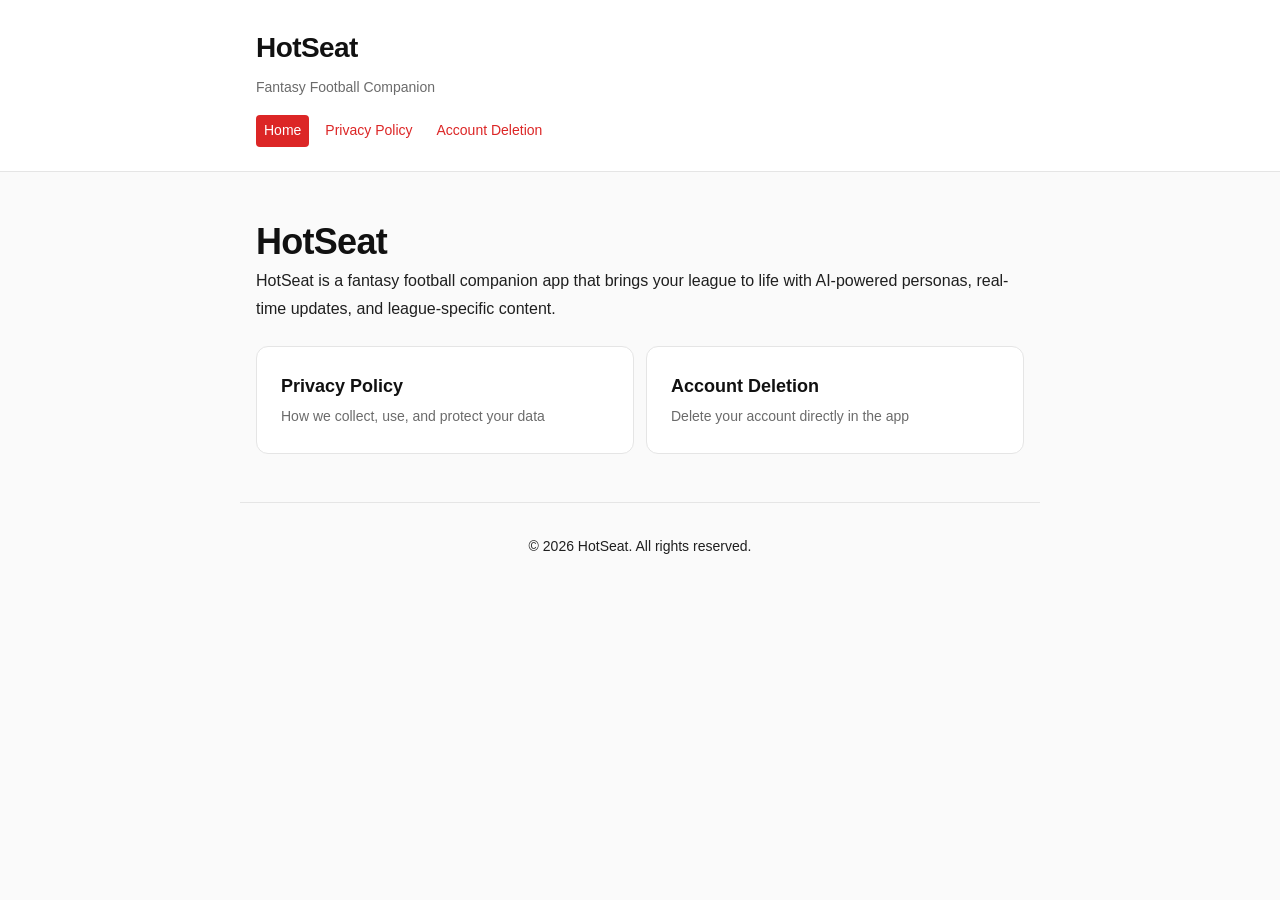
<file: index.html>
<!DOCTYPE html>
<html lang="en">

<head>
    <meta charset="UTF-8">
    <meta name="viewport" content="width=device-width, initial-scale=1.0">

    <title>HotSeat</title>

    <meta name="description"
        content="HotSeat - Fantasy football companion app. Privacy policy and account management.">

    <link rel="stylesheet" href="style.css">

</head>

<body>

    <header class="site-header">
        <div class="header-content">
            <p class="brand">HotSeat</p>
            <p class="subtitle">Fantasy Football Companion</p>
        </div>

        <nav class="main-nav" aria-label="Main navigation">
            <a href="index.html" aria-current="page">Home</a>
            <a href="privacy.html">Privacy Policy</a>
            <a href="account-deletion.html">Account Deletion</a>
        </nav>

    </header>

    <main class="page-content">

        <h1>HotSeat</h1>

        <p>
            HotSeat is a fantasy football companion app that brings your league to life with AI-powered personas,
            real-time updates, and league-specific content.
        </p>

        <div class="links" style="display: flex; flex-wrap: wrap; gap: 12px; margin-top: 24px;">
            <a href="privacy.html" class="nav-card">
                <strong>Privacy Policy</strong>
                <span>How we collect, use, and protect your data</span>
            </a>
            <a href="account-deletion.html" class="nav-card">
                <strong>Account Deletion</strong>
                <span>Delete your account directly in the app</span>
            </a>
        </div>

    </main>

    <footer class="site-footer">
        <p>&copy; 2026 HotSeat. All rights reserved.</p>
    </footer>

</body>

</html>
</file>
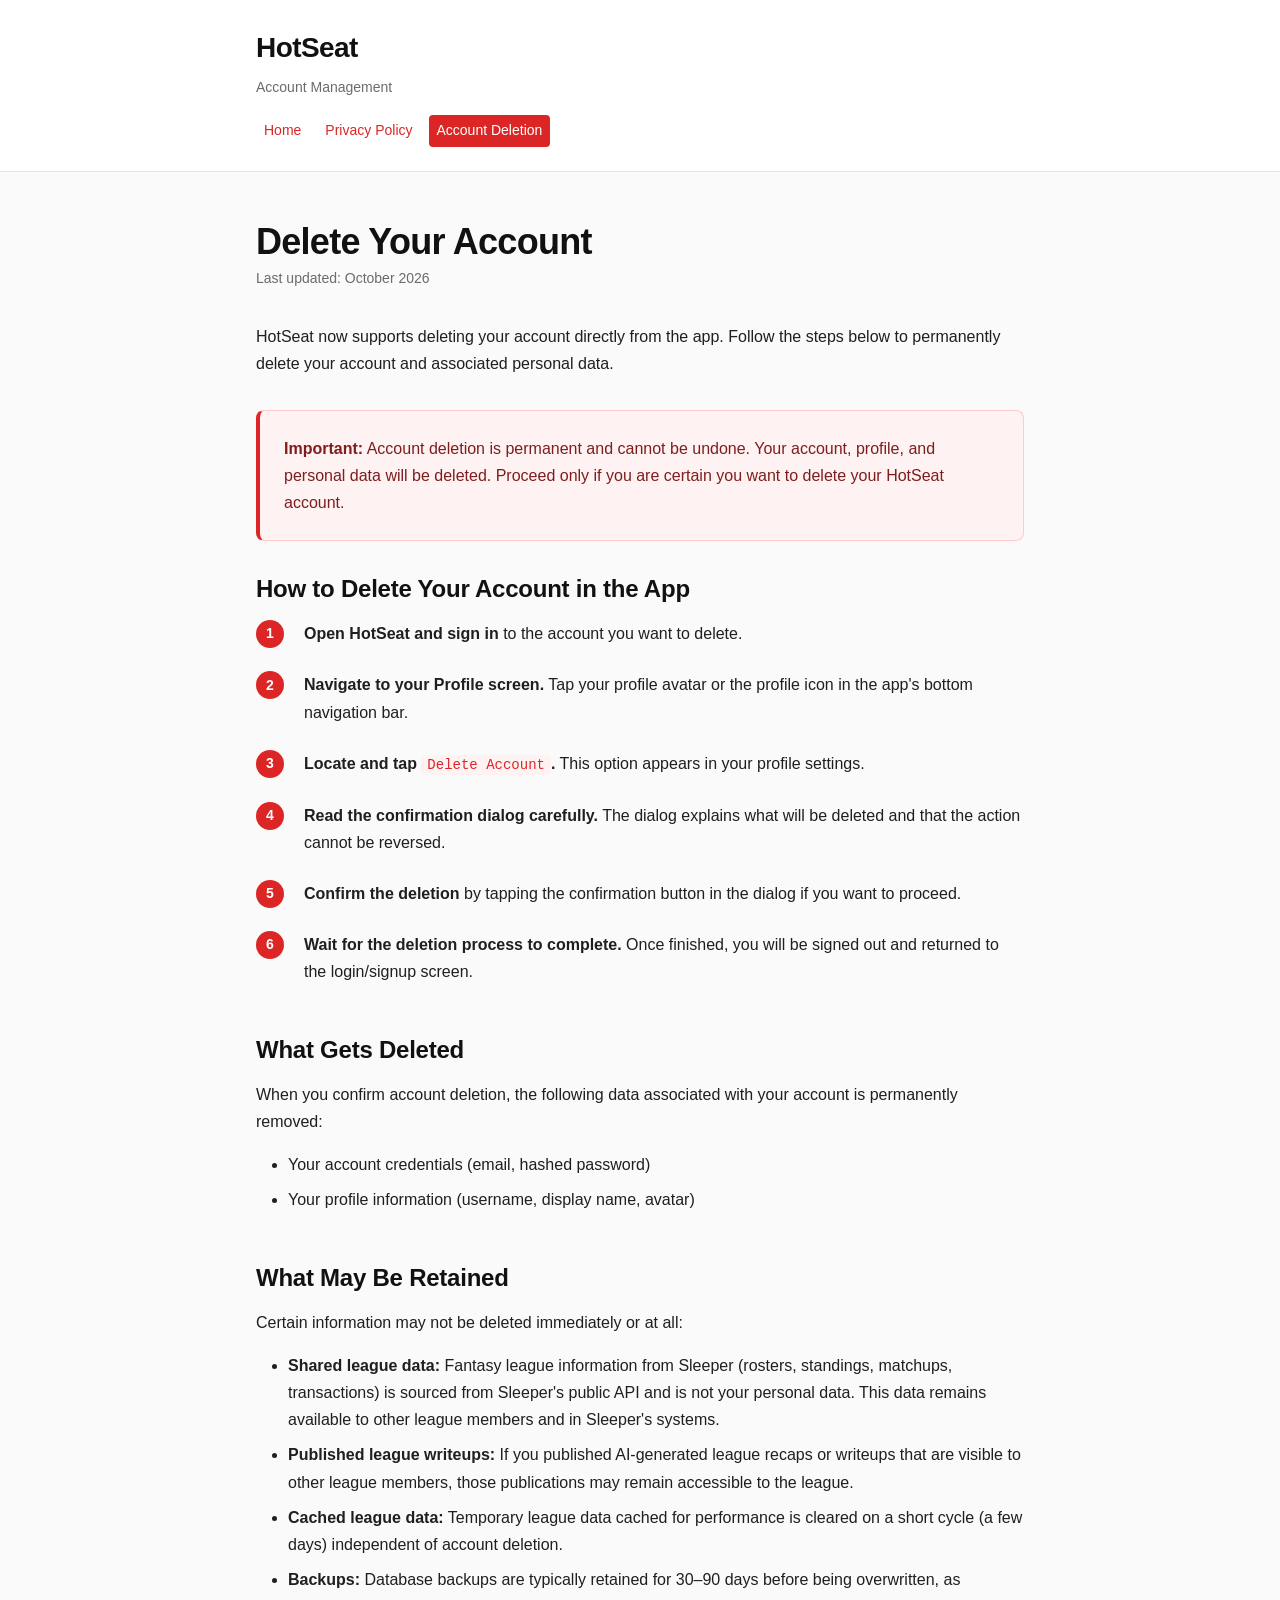
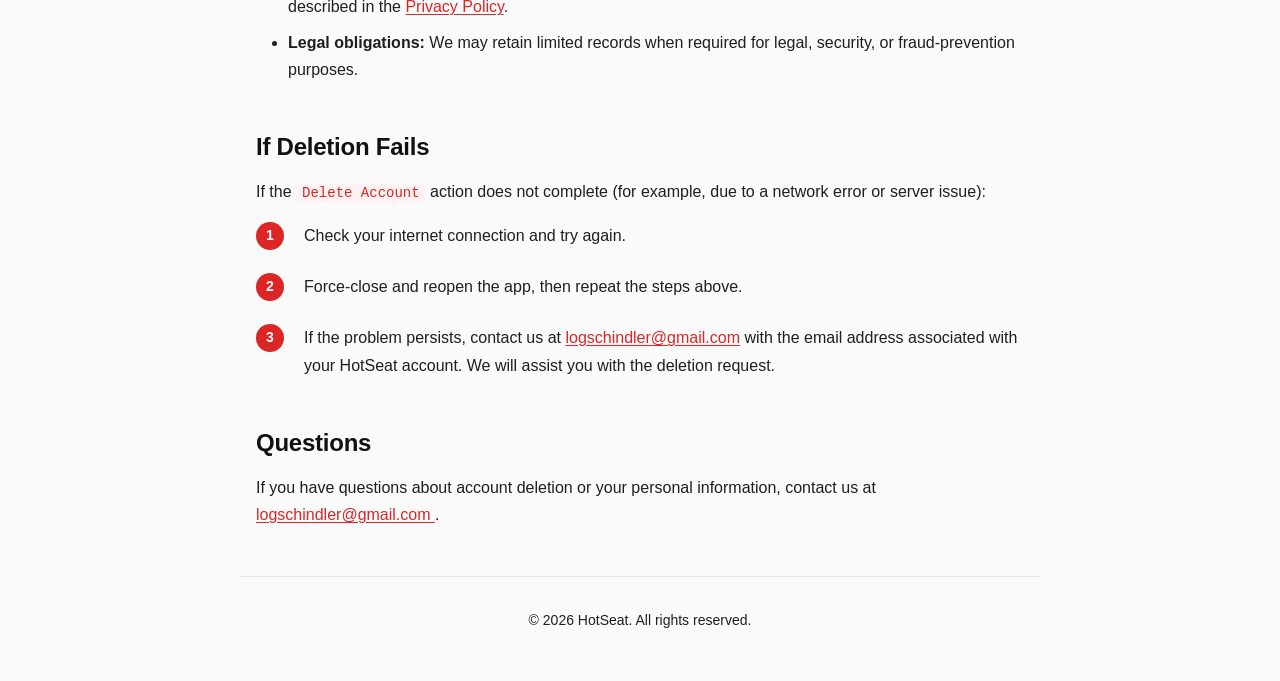
<file: account-deletion.html>
<!DOCTYPE html>

<html lang="en">

<head>
    <meta charset="UTF-8">
    <meta name="viewport" content="width=device-width, initial-scale=1.0">

    <title>Account Deletion | HotSeat</title>

    <meta name="description" content="Instructions for deleting your HotSeat account directly from the app.">

    <link rel="stylesheet" href="style.css">

</head>

<body>

    <header class="site-header">
        <div class="header-content">
            <p class="brand">HotSeat</p>
            <p class="subtitle">Account Management</p>
        </div>

        <nav class="main-nav" aria-label="Main navigation">
            <a href="index.html">Home</a>
            <a href="privacy.html">Privacy Policy</a>
            <a href="account-deletion.html" aria-current="page">Account Deletion</a>
        </nav>

    </header>

    <main class="page-content">
        <h1>Delete Your Account</h1>

        <p class="last-updated">
            Last updated: October 2026
        </p>

        <p>
            HotSeat now supports deleting your account directly from the app. Follow the steps below to permanently
            delete your account and associated personal data.
        </p>

        <div class="warning-banner" role="alert">
            <p><strong>Important:</strong> Account deletion is permanent and cannot be undone. Your account, profile,
                and personal data will be deleted. Proceed only if you are certain you want to delete your HotSeat
                account.</p>
        </div>

        <h2>How to Delete Your Account in the App</h2>

        <ol class="steps">
            <li>
                <strong>Open HotSeat and sign in</strong> to the account you want to delete.
            </li>
            <li>
                <strong>Navigate to your Profile screen.</strong> Tap your profile avatar or the profile icon in the
                app's bottom navigation bar.
            </li>
            <li>
                <strong>Locate and tap <span class="ui-label">Delete Account</span>.</strong> This option appears in
                your profile settings.
            </li>
            <li>
                <strong>Read the confirmation dialog carefully.</strong> The dialog explains what will be deleted and
                that the action cannot be reversed.
            </li>
            <li>
                <strong>Confirm the deletion</strong> by tapping the confirmation button in the dialog if you want to
                proceed.
            </li>
            <li>
                <strong>Wait for the deletion process to complete.</strong> Once finished, you will be signed out and
                returned to the login/signup screen.
            </li>
        </ol>

        <h2>What Gets Deleted</h2>

        <p>
            When you confirm account deletion, the following data associated with your account is permanently removed:
        </p>

        <ul>
            <li>Your account credentials (email, hashed password)</li>
            <li>Your profile information (username, display name, avatar)</li>
        </ul>

        <h2>What May Be Retained</h2>

        <p>
            Certain information may not be deleted immediately or at all:
        </p>

        <ul>
            <li><strong>Shared league data:</strong> Fantasy league information from Sleeper (rosters, standings,
                matchups, transactions) is sourced from Sleeper's public API and is not your personal data. This data
                remains available to other league members and in Sleeper's systems.</li>
            <li><strong>Published league writeups:</strong> If you published AI-generated league recaps or writeups that
                are visible to other league members, those publications may remain accessible to the league.</li>
            <li><strong>Cached league data:</strong> Temporary league data cached for performance is cleared on a short
                cycle (a few days) independent of account deletion.</li>
            <li><strong>Backups:</strong> Database backups are typically retained for 30–90 days before being
                overwritten, as described in the <a href="privacy.html">Privacy Policy</a>.</li>
            <li><strong>Legal obligations:</strong> We may retain limited records when required for legal, security, or
                fraud-prevention purposes.</li>
        </ul>

        <h2>If Deletion Fails</h2>

        <p>
            If the <span class="ui-label">Delete Account</span> action does not complete (for example, due to a network
            error or server issue):
        </p>

        <ol class="steps">
            <li>Check your internet connection and try again.</li>
            <li>Force-close and reopen the app, then repeat the steps above.</li>
            <li>If the problem persists, contact us at <a
                    href="mailto:logschindler@gmail.com">logschindler@gmail.com</a> with the email address associated
                with your HotSeat account. We will assist you with the deletion request.</li>
        </ol>

        <h2>Questions</h2>

        <p>
            If you have questions about account deletion or your personal information, contact us at
            <a href="mailto:logschindler@gmail.com">
                logschindler@gmail.com
            </a>.
        </p>

    </main>

    <footer class="site-footer">
        <p>&copy; 2026 HotSeat. All rights reserved.</p>
    </footer>

</body>

</html>
</file>
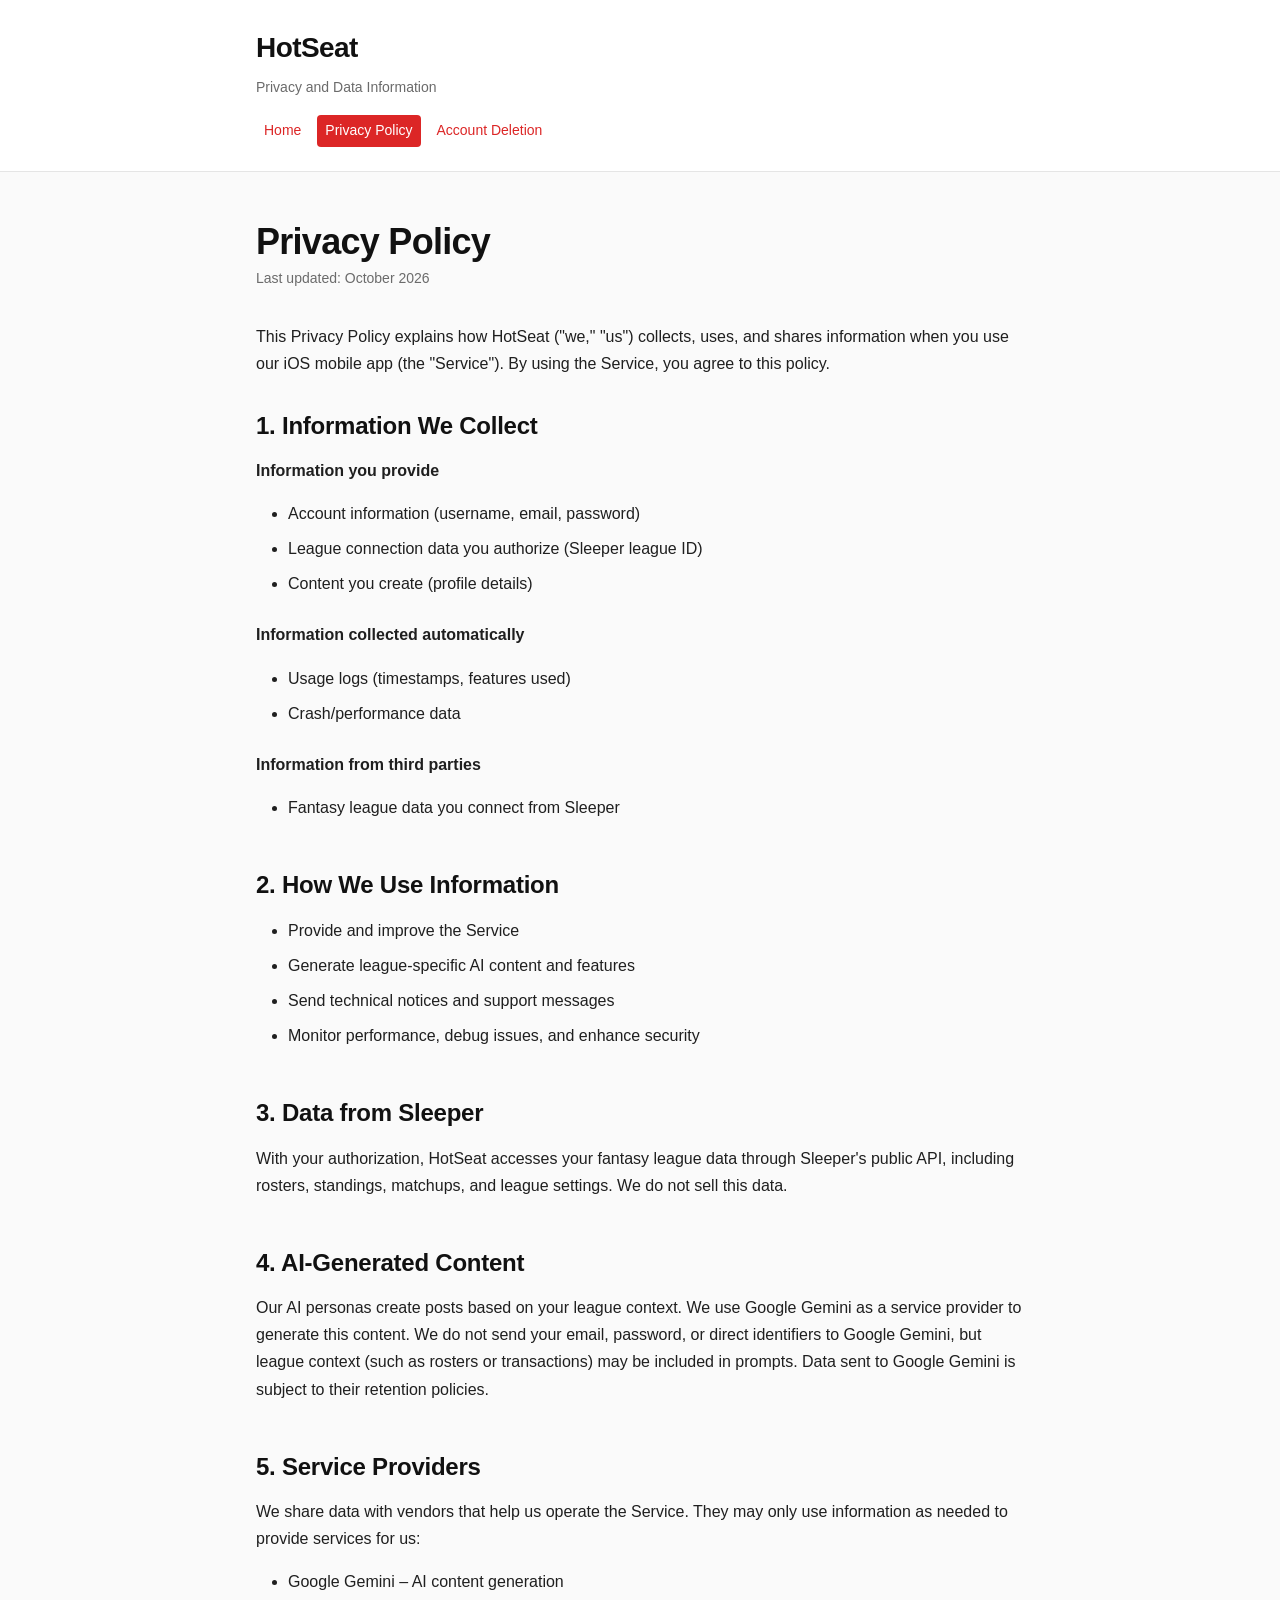
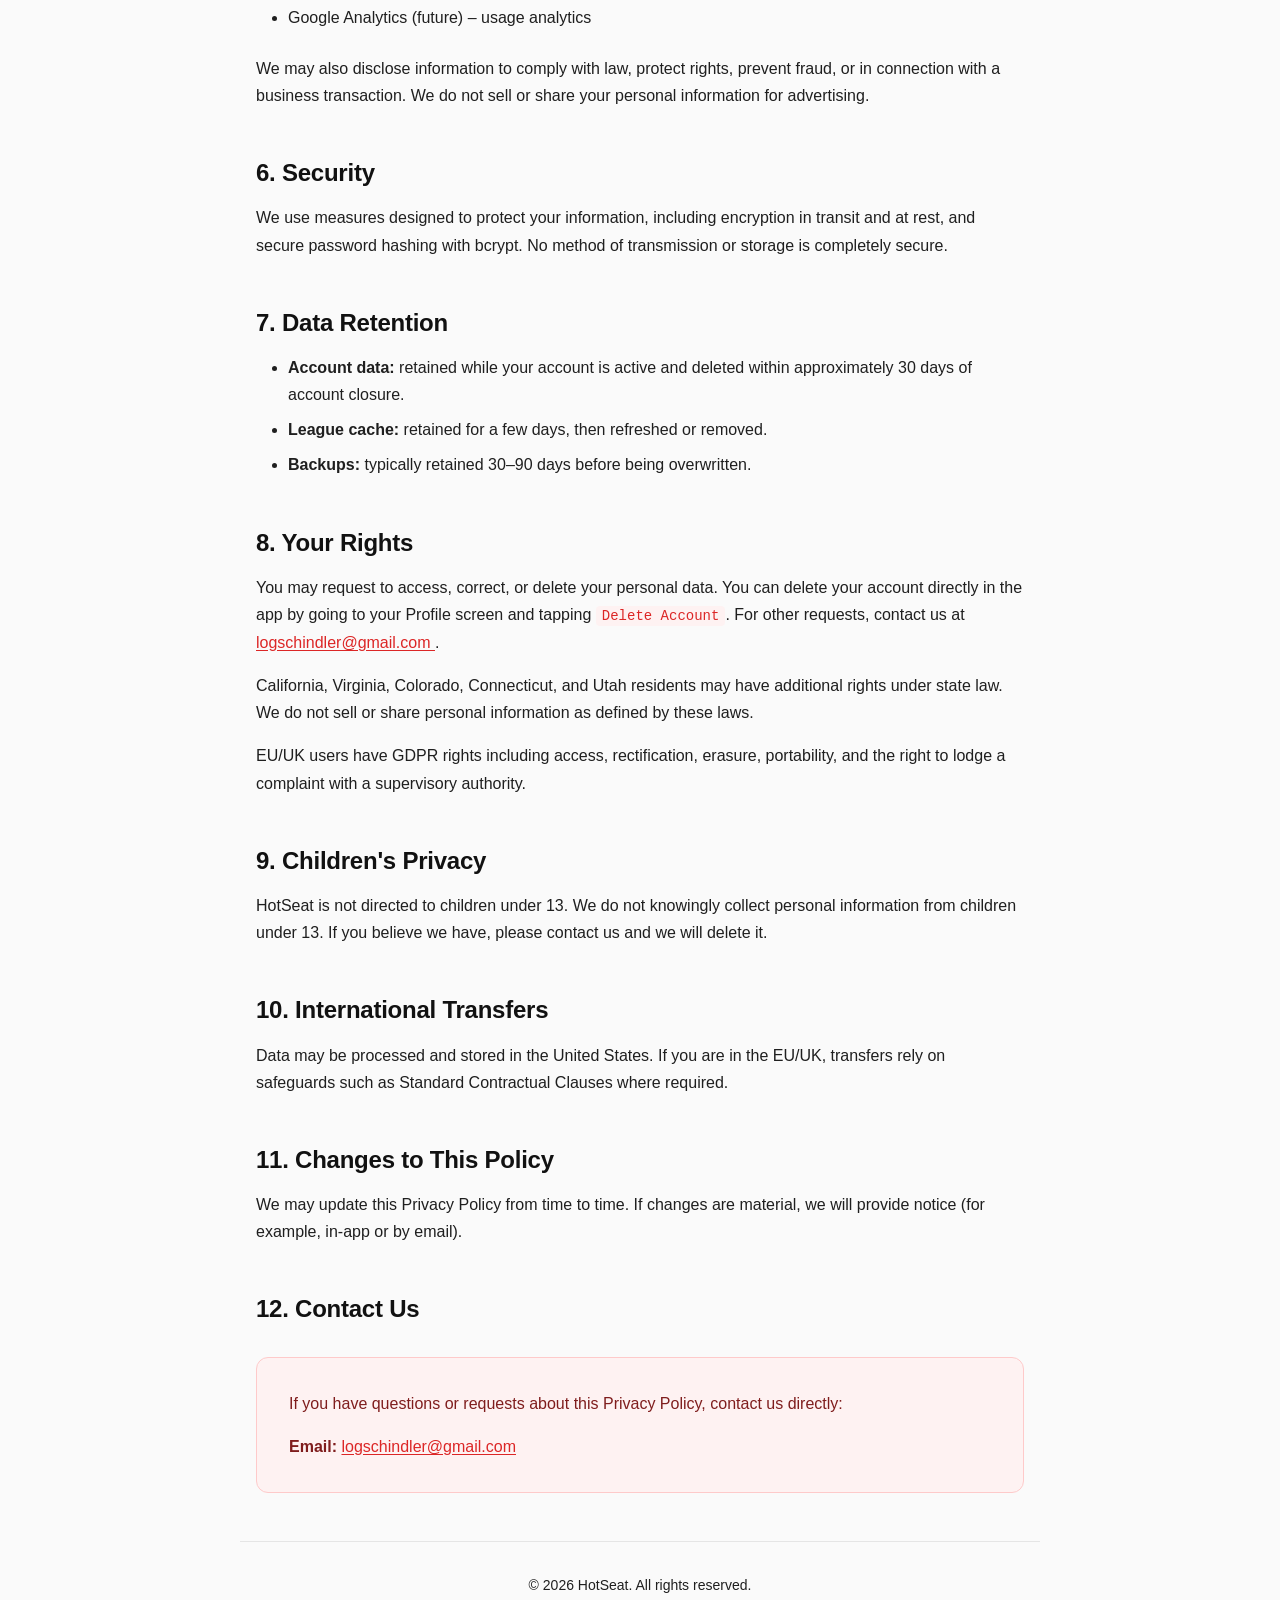
<file: privacy.html>
<!DOCTYPE html>

<html lang="en">

<head>
    <meta charset="UTF-8">
    <meta name="viewport" content="width=device-width, initial-scale=1.0">

    <title>Privacy Policy | HotSeat</title>

    <meta name="description"
        content="HotSeat Privacy Policy. Learn how HotSeat collects, uses, protects, and deletes your information.">

    <link rel="stylesheet" href="style.css">

</head>

<body>

    <header class="site-header">
        <div class="header-content">
            <p class="brand">HotSeat</p>
            <p class="subtitle">Privacy and Data Information</p>
        </div>

        <nav class="main-nav" aria-label="Main navigation">
            <a href="index.html">Home</a>
            <a href="privacy.html" aria-current="page">Privacy Policy</a>
            <a href="account-deletion.html">Account Deletion</a>
        </nav>

    </header>

    <main class="page-content">
        <h1>Privacy Policy</h1>

        <p class="last-updated">
            Last updated: October 2026
        </p>

        <p>
            This Privacy Policy explains how HotSeat ("we," "us") collects,
            uses, and shares information when you use our iOS mobile app
            (the "Service"). By using the Service, you agree to this policy.
        </p>

        <h2>1. Information We Collect</h2>

        <p><strong>Information you provide</strong></p>

        <ul>
            <li>Account information (username, email, password)</li>
            <li>League connection data you authorize (Sleeper league ID)</li>
            <li>Content you create (profile details)</li>
        </ul>

        <p><strong>Information collected automatically</strong></p>

        <ul>
            <li>Usage logs (timestamps, features used)</li>
            <li>Crash/performance data</li>
        </ul>

        <p><strong>Information from third parties</strong></p>

        <ul>
            <li>Fantasy league data you connect from Sleeper</li>
        </ul>

        <h2>2. How We Use Information</h2>

        <ul>
            <li>Provide and improve the Service</li>
            <li>Generate league-specific AI content and features</li>
            <li>Send technical notices and support messages</li>
            <li>Monitor performance, debug issues, and enhance security</li>
        </ul>

        <h2>3. Data from Sleeper</h2>

        <p>
            With your authorization, HotSeat accesses your fantasy league data
            through Sleeper's public API, including rosters, standings, matchups,
            and league settings. We do not sell this data.
        </p>

        <h2>4. AI-Generated Content</h2>

        <p>
            Our AI personas create posts based on your league context. We use
            Google Gemini as a service provider to generate this content.
            We do not send your email, password, or direct identifiers to
            Google Gemini, but league context (such as rosters or transactions)
            may be included in prompts. Data sent to Google Gemini is subject
            to their retention policies.
        </p>

        <h2>5. Service Providers</h2>

        <p>
            We share data with vendors that help us operate the Service.
            They may only use information as needed to provide services for us:
        </p>

        <ul>
            <li>Google Gemini – AI content generation</li>
            <li>Google Analytics (future) – usage analytics</li>
        </ul>

        <p>
            We may also disclose information to comply with law, protect rights,
            prevent fraud, or in connection with a business transaction.
            We do not sell or share your personal information for advertising.
        </p>

        <h2>6. Security</h2>

        <p>
            We use measures designed to protect your information, including
            encryption in transit and at rest, and secure password hashing
            with bcrypt. No method of transmission or storage is completely secure.
        </p>

        <h2>7. Data Retention</h2>

        <ul>
            <li>
                <strong>Account data:</strong>
                retained while your account is active and deleted within
                approximately 30 days of account closure.
            </li>
            <li>
                <strong>League cache:</strong>
                retained for a few days, then refreshed or removed.
            </li>
            <li>
                <strong>Backups:</strong>
                typically retained 30–90 days before being overwritten.
            </li>
        </ul>

        <h2>8. Your Rights</h2>

        <p>
            You may request to access, correct, or delete your personal data.
            You can delete your account directly in the app by going to your
            Profile screen and tapping <span class="ui-label">Delete Account</span>.
            For other requests, contact us at
            <a href="mailto:logschindler@gmail.com">
                logschindler@gmail.com
            </a>.
        </p>

        <p>
            California, Virginia, Colorado, Connecticut, and Utah residents
            may have additional rights under state law. We do not sell or
            share personal information as defined by these laws.
        </p>

        <p>
            EU/UK users have GDPR rights including access, rectification,
            erasure, portability, and the right to lodge a complaint with
            a supervisory authority.
        </p>

        <h2>9. Children's Privacy</h2>

        <p>
            HotSeat is not directed to children under 13. We do not knowingly
            collect personal information from children under 13. If you believe
            we have, please contact us and we will delete it.
        </p>

        <h2>10. International Transfers</h2>

        <p>
            Data may be processed and stored in the United States. If you are
            in the EU/UK, transfers rely on safeguards such as Standard
            Contractual Clauses where required.
        </p>

        <h2>11. Changes to This Policy</h2>

        <p>
            We may update this Privacy Policy from time to time. If changes
            are material, we will provide notice (for example, in-app or by email).
        </p>

        <h2>12. Contact Us</h2>

        <div class="contact">
            <p>
                If you have questions or requests about this Privacy Policy,
                contact us directly:
            </p>

            <p>
                <strong>Email:</strong>
                <a href="mailto:logschindler@gmail.com">
                    logschindler@gmail.com
                </a>
            </p>
        </div>

    </main>

    <footer class="site-footer">
        <p>&copy; 2026 HotSeat. All rights reserved.</p>
    </footer>

</body>

</html>
</file>
<file: style.css>
/* HotSeat Privacy Website Styles */
/* Brand color: HotSeat Red */
:root {
    --brand-red: #dc2626;
    --brand-red-hover: #b91c1c;
    --brand-red-light: #fef2f2;
    --brand-red-focus: rgba(220, 38, 38, 0.25);

    --background: #fafafa;
    --surface: #ffffff;
    --text: #1f1f1f;
    --muted-text: #6b6b6b;
    --heading: #111111;
    --border: #e5e5e5;
    --border-strong: #d4d4d4;

    --max-width: 800px;
    --header-height: auto;
    --spacing-xs: 4px;
    --spacing-sm: 8px;
    --spacing-md: 16px;
    --spacing-lg: 24px;
    --spacing-xl: 32px;
    --spacing-2xl: 48px;

    --radius-sm: 4px;
    --radius-md: 8px;
    --radius-lg: 12px;
    --radius-full: 9999px;

    --shadow-sm: 0 1px 2px rgba(0, 0, 0, 0.05);
    --shadow-md: 0 4px 6px -1px rgba(0, 0, 0, 0.1), 0 2px 4px -2px rgba(0, 0, 0, 0.1);
    --shadow-lg: 0 10px 15px -3px rgba(0, 0, 0, 0.1), 0 4px 6px -4px rgba(0, 0, 0, 0.1);

    --font-sans: -apple-system, BlinkMacSystemFont, "Segoe UI", Roboto, "Helvetica Neue", Arial, sans-serif;
    --font-mono: ui-monospace, SFMono-Regular, "SF Mono", Menlo, Consolas, "Liberation Mono", monospace;

    --transition-fast: 150ms ease;
    --transition-normal: 250ms ease;
}

@media (prefers-reduced-motion: reduce) {
    :root {
        --transition-fast: 0ms;
        --transition-normal: 0ms;
    }

    *,
    *::before,
    *::after {
        animation-duration: 0.01ms !important;
        animation-iteration-count: 1 !important;
        transition-duration: 0.01ms !important;
        scroll-behavior: auto !important;
    }
}

*,
*::before,
*::after {
    box-sizing: border-box;
}

html {
    scroll-behavior: smooth;
}

body {
    margin: 0;
    background: var(--background);
    color: var(--text);
    font-family: var(--font-sans);
    font-size: 16px;
    line-height: 1.7;
    -webkit-font-smoothing: antialiased;
    -moz-osx-font-smoothing: grayscale;
}

/* Header */
.site-header {
    background: var(--surface);
    border-bottom: 1px solid var(--border);
    position: sticky;
    top: 0;
    z-index: 100;
}

.header-content {
    max-width: var(--max-width);
    margin: 0 auto;
    padding: var(--spacing-lg) var(--spacing-md) var(--spacing-md);
}

.brand {
    margin: 0;
    color: var(--heading);
    font-size: 1.75rem;
    font-weight: 700;
    letter-spacing: -0.02em;
}

.subtitle {
    margin: var(--spacing-xs) 0 0;
    color: var(--muted-text);
    font-size: 0.875rem;
    font-weight: 400;
}

.main-nav {
    max-width: var(--max-width);
    margin: 0 auto;
    padding: 0 var(--spacing-md) var(--spacing-lg);
    display: flex;
    flex-wrap: wrap;
    gap: var(--spacing-sm);
}

.main-nav a {
    color: var(--brand-red);
    font-size: 0.875rem;
    font-weight: 500;
    text-decoration: none;
    padding: var(--spacing-xs) var(--spacing-sm);
    border-radius: var(--radius-sm);
    transition: background-color var(--transition-fast), color var(--transition-fast);
}

.main-nav a:hover {
    background: var(--brand-red-light);
    color: var(--brand-red-hover);
    text-decoration: none;
}

.main-nav a:focus-visible {
    outline: 2px solid var(--brand-red);
    outline-offset: 2px;
    background: var(--brand-red-light);
}

.main-nav a[aria-current="page"] {
    background: var(--brand-red);
    color: var(--surface);
}

.main-nav a[aria-current="page"]:hover {
    background: var(--brand-red-hover);
    color: var(--surface);
}

/* Main Content */
.page-content {
    max-width: var(--max-width);
    margin: 0 auto;
    padding: var(--spacing-2xl) var(--spacing-md);
}

.page-content > h1 {
    margin-top: 0;
    margin-bottom: var(--spacing-xs);
    color: var(--heading);
    font-size: 2.25rem;
    font-weight: 700;
    line-height: 1.2;
    letter-spacing: -0.02em;
}

.last-updated {
    margin-bottom: var(--spacing-xl);
    color: var(--muted-text);
    font-size: 0.875rem;
}

/* Typography */
h2 {
    margin-top: var(--spacing-2xl);
    margin-bottom: var(--spacing-md);
    color: var(--heading);
    font-size: 1.5rem;
    font-weight: 600;
    line-height: 1.3;
    letter-spacing: -0.01em;
}

h2:first-of-type {
    margin-top: var(--spacing-xl);
}

h3 {
    margin-top: var(--spacing-xl);
    margin-bottom: var(--spacing-sm);
    color: var(--heading);
    font-size: 1.125rem;
    font-weight: 600;
    line-height: 1.4;
}

p {
    margin: 0 0 var(--spacing-md);
    color: var(--text);
}

p:last-child {
    margin-bottom: 0;
}

a {
    color: var(--brand-red);
    text-decoration: underline;
    text-underline-offset: 2px;
    transition: color var(--transition-fast);
}

a:hover {
    color: var(--brand-red-hover);
}

a:focus-visible {
    outline: 2px solid var(--brand-red);
    outline-offset: 2px;
    border-radius: var(--radius-sm);
}

/* Lists */
ul, ol {
    margin-top: var(--spacing-sm);
    margin-bottom: var(--spacing-lg);
    padding-left: var(--spacing-xl);
}

li {
    margin-bottom: var(--spacing-sm);
    line-height: 1.7;
}

li:last-child {
    margin-bottom: 0;
}

li > p {
    margin-bottom: var(--spacing-sm);
}

li > p:last-child {
    margin-bottom: 0;
}

/* Steps list */
.steps {
    counter-reset: step-counter;
    list-style: none;
    padding-left: 0;
}

.steps li {
    position: relative;
    padding-left: var(--spacing-2xl);
    margin-bottom: var(--spacing-lg);
}

.steps li::before {
    counter-increment: step-counter;
    content: counter(step-counter);
    position: absolute;
    left: 0;
    top: 0;
    width: 28px;
    height: 28px;
    background: var(--brand-red);
    color: var(--surface);
    border-radius: var(--radius-full);
    display: flex;
    align-items: center;
    justify-content: center;
    font-weight: 600;
    font-size: 0.875rem;
    flex-shrink: 0;
}

.steps li:last-child {
    margin-bottom: 0;
}

/* Warning Banner */
.warning-banner {
    background: var(--brand-red-light);
    border: 1px solid #fecaca;
    border-left: 4px solid var(--brand-red);
    border-radius: var(--radius-md);
    padding: var(--spacing-lg);
    margin: var(--spacing-xl) 0;
}

.warning-banner p {
    margin: 0;
    color: #7f1d1d;
    font-weight: 500;
}

/* UI Labels */
.ui-label {
    font-family: var(--font-mono);
    font-size: 0.875em;
    background: var(--brand-red-light);
    color: var(--brand-red);
    padding: 2px 6px;
    border-radius: var(--radius-sm);
    font-weight: 500;
}

/* Contact Section */
.contact {
    background: var(--brand-red-light);
    border: 1px solid #fecaca;
    border-radius: var(--radius-lg);
    padding: var(--spacing-xl);
    margin-top: var(--spacing-xl);
}

.contact p {
    margin-bottom: var(--spacing-md);
    color: #7f1d1d;
}

.contact p:last-child {
    margin-bottom: 0;
}

.email {
    font-weight: 600;
    color: var(--brand-red);
}

/* Navigation Cards (index page) */
.nav-card {
    flex: 1;
    min-width: 280px;
    max-width: 100%;
    background: var(--surface);
    border: 1px solid var(--border);
    border-radius: var(--radius-lg);
    padding: var(--spacing-lg);
    text-decoration: none;
    color: var(--text);
    transition: border-color var(--transition-fast), box-shadow var(--transition-fast), transform var(--transition-fast);
    display: flex;
    flex-direction: column;
    gap: var(--spacing-xs);
}

.nav-card:hover {
    border-color: var(--brand-red);
    box-shadow: var(--shadow-md);
    transform: translateY(-2px);
    color: var(--text);
    text-decoration: none;
}

.nav-card:focus-visible {
    outline: 2px solid var(--brand-red);
    outline-offset: 2px;
}

.nav-card strong {
    font-size: 1.125rem;
    font-weight: 600;
    color: var(--heading);
}

.nav-card span {
    font-size: 0.875rem;
    color: var(--muted-text);
}

/* Footer */
.site-footer {
    max-width: var(--max-width);
    margin: 0 auto;
    padding: var(--spacing-xl) var(--spacing-md) var(--spacing-2xl);
    color: var(--muted-text);
    font-size: 0.875rem;
    text-align: center;
    border-top: 1px solid var(--border);
}

/* Responsive */
@media (max-width: 600px) {
    :root {
        --spacing-xl: 24px;
        --spacing-2xl: 32px;
    }

    body {
        font-size: 15px;
        line-height: 1.65;
    }

    .header-content {
        padding: var(--spacing-md) var(--spacing-md) var(--spacing-sm);
    }

    .brand {
        font-size: 1.5rem;
    }

    .subtitle {
        font-size: 0.8125rem;
    }

    .main-nav {
        padding: 0 var(--spacing-md) var(--spacing-md);
    }

    .main-nav a {
        font-size: 0.8125rem;
        padding: var(--spacing-xs) var(--spacing-sm);
    }

    .page-content {
        padding: var(--spacing-xl) var(--spacing-md);
    }

    .page-content > h1 {
        font-size: 1.75rem;
    }

    h2 {
        font-size: 1.25rem;
        margin-top: var(--spacing-xl);
    }

    h3 {
        font-size: 1rem;
    }

    .steps li {
        padding-left: var(--spacing-xl);
    }

    .steps li::before {
        width: 24px;
        height: 24px;
        font-size: 0.75rem;
    }

    .contact {
        padding: var(--spacing-lg);
    }

    .site-footer {
        padding: var(--spacing-lg) var(--spacing-md) var(--spacing-xl);
    }
}

@media (min-width: 601px) and (max-width: 1024px) {
    .page-content {
        padding: var(--spacing-2xl) var(--spacing-xl);
    }
}

/* High contrast mode adjustments */
@media (prefers-contrast: high) {
    :root {
        --brand-red: #b91c1c;
        --border: #a3a3a3;
        --muted-text: #525252;
    }

    .warning-banner {
        border-width: 2px;
    }
}

/* Print styles */
@media print {
    .site-header,
    .site-footer,
    .main-nav {
        display: none;
    }

    .page-content {
        max-width: none;
        padding: 0;
    }

    .warning-banner {
        border: 1px solid #000;
        background: none;
    }

    a {
        color: #000;
        text-decoration: underline;
    }

    .ui-label {
        background: none;
        border: 1px solid #000;
    }
}
</file>
